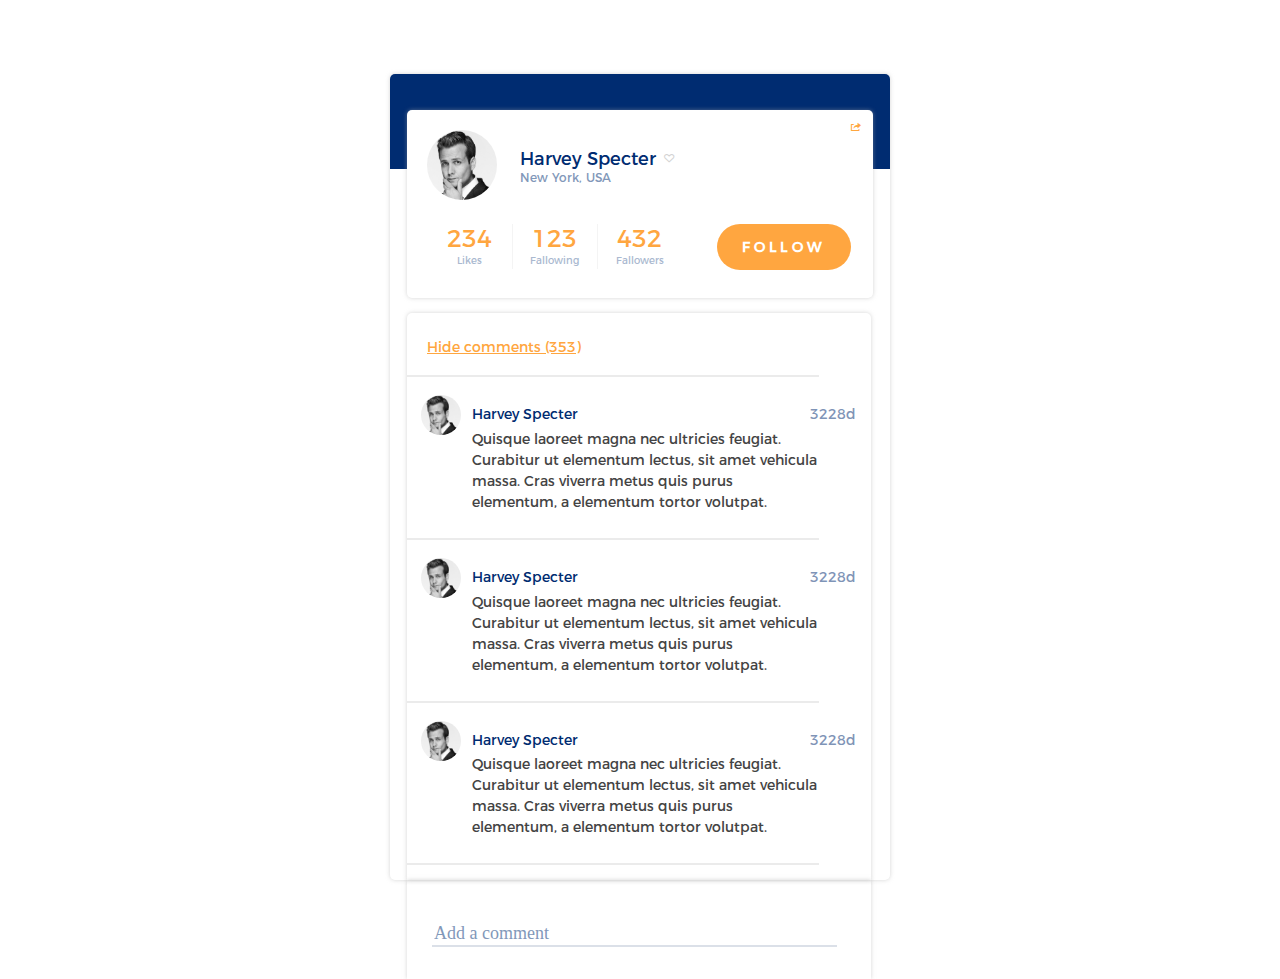
<file: index.html>
<!DOCTYPE html>
<html ng-app="app">
<head>
  <title>Profile App</title>
    <link rel='stylesheet' href='css/style.css' />
    <meta name="viewport" content="width=device-width, initial-scale=1.0">
    <script src="js/angular.js"></script>
    <script src="js/angular-resource.min.js"></script>
    <script src="controller.js"></script>
    <script src="profile-component/profileFactory.js"></script>
    <script src="profile-component/myProfileFactory.js"></script>
  <meta http-equiv="Content-Type" content="text/html; charset=utf-8">
</head>
<body>
<meprofile></meprofile>
</body>
</html>
</file>
<file: css/style.css>
/*	Reset CSS	*/
button:focus {
    border: none;
outline: 0 !important;
}
button{
	border: none;
}




html, body {
  background-color: white;
  color: black;
  margin: 0;
  padding: 0;
}
@font-face {
  font-family: 'fontello';
  src: url('../font/fontello.eot?');
  src: url('../font/fontello.eot?#iefix') format('embedded-opentype'),
       url('../font/fontello.woff2?') format('woff2'),
       url('../font/fontello.woff?') format('woff'),
       url('../font/fontello.ttf?') format('truetype'),
       url('../font/fontello.svg?#fontello') format('svg');
  font-weight: normal;
  font-style: normal;
}
/* Use the following CSS code if you want to have a class per icon */
[class^="icon-"]:before,
[class*=" icon-"]:before {
    font-family: 'fontello';
    font-style: normal;
    speak: none;
    font-weight: normal;
    -webkit-font-smoothing: antialiased;
            font-smoothing: antialiased;
    text-rendering: optimizeLegibility;
      font-variant: normal;
  text-transform: none;
}
@font-face {
  font-family: 'Montserrat';
  src: url('../font/Montserrat-Regular.otf');
  font-weight: normal;
  font-style: normal;
}
.container-wrapper {
/*	---- Should be ----
	position: relative;
	display: inline-block;*/
	position: absolute;
    top: 53%;
    left: 50%;
    -webkit-transform: translate(-50%, -50%);
            transform: translate(-50%, -50%);
}
.container-profile{
	width: 320px;
	background: #FFFFFF;
	-webkit-box-shadow: 0 0 4px 0 rgba(172,172,172,0.50);
	        box-shadow: 0 0 4px 0 rgba(172,172,172,0.50);
	border-radius: 5px;
	-webkit-box-sizing:border-box;
	        box-sizing:border-box;
	display: inline-block;
}
.container-profile::before{
	position: absolute;
	top: 0;
	content: '';
	width: 100%;
	height: 95px;
	background: #002C71;
	border-radius: 5px 5px 0 0;
	z-index: 0;
}
.profile-main_top{
	margin:36px 20px 0 17px;
	background: #FFFFFF;
	-webkit-box-shadow: 0 0 4px 0 rgba(172,172,172,0.50);
	        box-shadow: 0 0 4px 0 rgba(172,172,172,0.50);
	border-radius: 5px;
	-webkit-box-sizing:border-box;
	        box-sizing:border-box;
	text-align: center;
	position: relative;
	z-index: 1;
}
.profile-main_top::after {
  content: '';
  display: block;
  clear: both;
}
.profile-main_top ul {
	list-style-type: none;
	margin:35px 0 0 0;
	padding:0;
	display: -webkit-box;
	display: -ms-flexbox;
	display: flex;
}
.profile-main_top li {
	text-align: center;
    position: relative;
    -webkit-box-flex: 1;
        -ms-flex: 1 0;
            flex: 1 0;
}
.profile-main_top li::after{
    content: '';
    position: absolute;
    height: 100%;
    width: 1px;
	background-color: #f4f4f4;
    left: 0;
    top: 0;
}
.profile-main_top li:first-child::after{
	display: none;
}
.profile-main_top li h5 {
	font-family: Montserrat;
	font-size: 24px;
	color: #FFA640;
	font-weight: normal;
	letter-spacing: 0;
	margin: 0;
}
.profile-main_top li p{
	font-family: Montserrat;
	font-size: 10px;
	color: #aab9d0;
	letter-spacing: 0;
	line-height: 16px;
	margin:0;
}
.profile-main_top figure{
	margin:0;
}
.profile-main_top figure img {
	position: absolute;
	top: -48px;
	left: 50%;
-webkit-transform: translateX(-50%);
        transform: translateX(-50%);
	-o-object-fit: cover;
	   object-fit: cover;
	border-radius: 50%;
}
.profile-main_top figcaption .share{
	font-size:10.1px; 
	position: absolute;
	right: 11.9px;
	top: 11.9px;
	padding: 0;
	margin: 0;
	color: #FFA640;
	cursor: pointer;
}
.profile-main_top figcaption .like{
	font-size: 12px;
	color: #D3D3D3;
	clear: both;
	position: relative;
    left: 13px;
    top: 38px;
    cursor: pointer;
}
.profile-main_top figcaption::after{
  content: '';
  display: table;
  clear: both;
}
.profile-main_top figcaption h1,h2 {
	font-family: Montserrat;
	font-weight: normal;
}
.profile-main_wrapper{
    float: left;
    padding-top: 38px;
    position: relative;
    	left: 50%;
-webkit-transform: translateX(-50%);
        transform: translateX(-50%);
}
.profile-main_name{	
	margin: 0;
	font-size: 18px;
	color: #002C71;
	letter-spacing: 0;
}
.profile-main_city{
	font-size: 12px;
	color: #8298b9;
	letter-spacing: 0;
	margin: 0;
	padding: 0;
}
.profile-main_top button{
	display: inline-block;
	cursor: pointer;
	margin: 0 auto;
	margin-top: 21px;
	margin-bottom: 17px;
  	background: #FFA640;
	border-radius: 100px;
	width: 248px;
	height: 46px;
	font-family: Montserrat;
	font-weight: bolder;
	font-size: 14px;
	color: #FFFFFF;
	letter-spacing: 4.2px;
}
.icon-heart-empty:before { content: '\e800'; } 
.icon-heart:before { content: '\e801'; } 
.icon-export:before { content: '\e802'; }
.profile-comments {
	margin: 15px 19px 0 17px;
	background: #FFFFFF;
	-webkit-box-shadow: 0 0 4px 0 rgba(172,172,172,0.50);
	        box-shadow: 0 0 4px 0 rgba(172,172,172,0.50);
	border-radius: 5px 5px 0 0;
	
	overflow: auto;
	display: -webkit-box;
	display: -ms-flexbox;
	display: flex;
    -webkit-box-orient: vertical;
    -webkit-box-direction: normal;
        -ms-flex-flow: column;
            flex-flow: column;
}
.profile-comments::after{
padding: 0 0 4px 0;
	overflow: hidden;
content: '';
}
.profile-comments_more {
	margin:25px 0 25px 0;
	font-family: Montserrat;
	font-weight: normal;
	font-size: 14px;
	color: #FFA640;
	text-align: center;
	letter-spacing: 0;
	text-decoration: underline;
}
.profile-comments ul {
	padding:0;
	margin:0;
	position: relative;
	right: 6px;
	bottom: 6px;
	height: 50vh;
	overflow-y: scroll;
}
.profile-comments article{
	overflow: hidden;
}
.profile-comments li{
list-style-type: none;
margin: 0;
}
.profile-comments_wrapper{
	margin:20px 9px 20px 20px;
	display: inline-block;
	width: calc(100% - 29px);
}
.profile-comments li::after{
	content: '';
    height: 2px;
    width: auto;
	background-color: #EBEBEB;
    position: absolute;
    left: 0;
    width: 90%;
}
.profile-comments li:last-child::after{
display: none;
}
.profile-comments img{
	-o-object-fit: cover;
	   object-fit: cover;
	border-radius: 50%;
	float: left;
	margin-right: 11px;
}
.profile-comments ul h5 {
	font-family: Montserrat;
	font-weight: normal;
	font-size: 14px;
	color: #002C71;
	letter-spacing: 0;
	display: inline-block;
	margin: 10px 0 0 0;
}
.profile-comments ul p {
	font-family: Montserrat;
	font-weight: normal;
	font-size: 14px;
	color: #444444;
	letter-spacing: 0;
	line-height: 21px;
	margin: 0;
}
.date {
	opacity: 0.5;
	font-family: Montserrat;
	font-weight: normal;
	font-size: 14px;
	color: #002C71;
	letter-spacing: 0;
	float: right;
	margin: 10px 0 0 0;
}
.profile-comments_new-wrapper {
	position: absolute;
	top: 100%;
	left: 17px;
    right: 19px;
    display: -webkit-box;
    display: -ms-flexbox;
    display: flex;
	-webkit-box-shadow: 0 0 4px 0 rgba(172,172,172,0.50);
	        box-shadow: 0 0 4px 0 rgba(172,172,172,0.50);
}
.profile-comments_new {
	margin: 15px 34px 19px 25px;
	border: none;
	font-family: Montserrat-Regular;
	font-size: 18px;
	color: #8298B9;
	letter-spacing: 0;
	outline:none;
	-webkit-box-flex: 1;
	    -ms-flex-positive: 1;
	        flex-grow: 1;
	border-bottom: 2px solid #DBE0E8;
}
.profile-comments_new::-webkit-input-placeholder { /* Chrome/Opera/Safari */
  color: #8298B9;
}
.profile-comments_new:-ms-input-placeholder { /* Chrome/Opera/Safari */
  color: #8298B9;
}
.profile-comments_new::placeholder { /* Chrome/Opera/Safari */
  color: #8298B9;
}
.popup {
	font-size: 16px;
	color: black;
	position: absolute;
    left: 10px;
    top: -40px;
    z-index: 999;
    width: 300px;
    margin: 0;
    padding: 10px;
    background: #fff;
    color: #333;
    border-radius: 5px;
    -webkit-box-shadow: 0 0 5px #999;
    box-shadow: 0 0 5px #999;
}

/*		ScrollBar		*/

/* Let's get this party started */
::-webkit-scrollbar {
    width: 5px;
    right: -6px
}
 
/* Track */
::-webkit-scrollbar-track {
	background:rgba(216, 216, 216, 0.3);
	border-radius: 100px;
}
 
/* Handle */
::-webkit-scrollbar-thumb {
	opacity: 0.12;
	background: rgba(0, 44, 113, 0.12);
	border-radius: 100px;
}
::-webkit-scrollbar-thumb:window-inactive {
	background: rgba(0, 44, 113, 0.12);
}

/*      Media Queries       */

@media (min-width: 500px) { 
.container-profile {width: 500px;}
.profile-main_top{margin-right: 17px;text-align: left;}
.profile-comments ul {height: 55vh;}
.profile-main_top figure {width: 100%;display: -webkit-inline-box;display: -ms-inline-flexbox;display: inline-flex;}
.profile-main_top img {position: unset !important;-webkit-transform:none !important;transform:none !important;top: auto;left: auto;margin: 20px 18px 0 20px;}
.like {left: 10px;}
.profile-main_top ul {display: -webkit-inline-box;display: -ms-inline-flexbox;display: inline-flex;margin: 20px 0 0 20px;width: calc(100% - 211px);}
.profile-main_top button {margin:20px 22px 28px 35px;float:right;;width: 134px;}
.profile-comments_more{text-align: left;margin: 25px 0 25px 20px;}
.profile-comments ul p {margin: 1.5% 10% 0 0 ;}
.profile-comments_new {margin: 9% 34px 7% 25px;}
.profile-comments_wrapper {margin: 20px 9px 25px 20px;}
}
</file>
